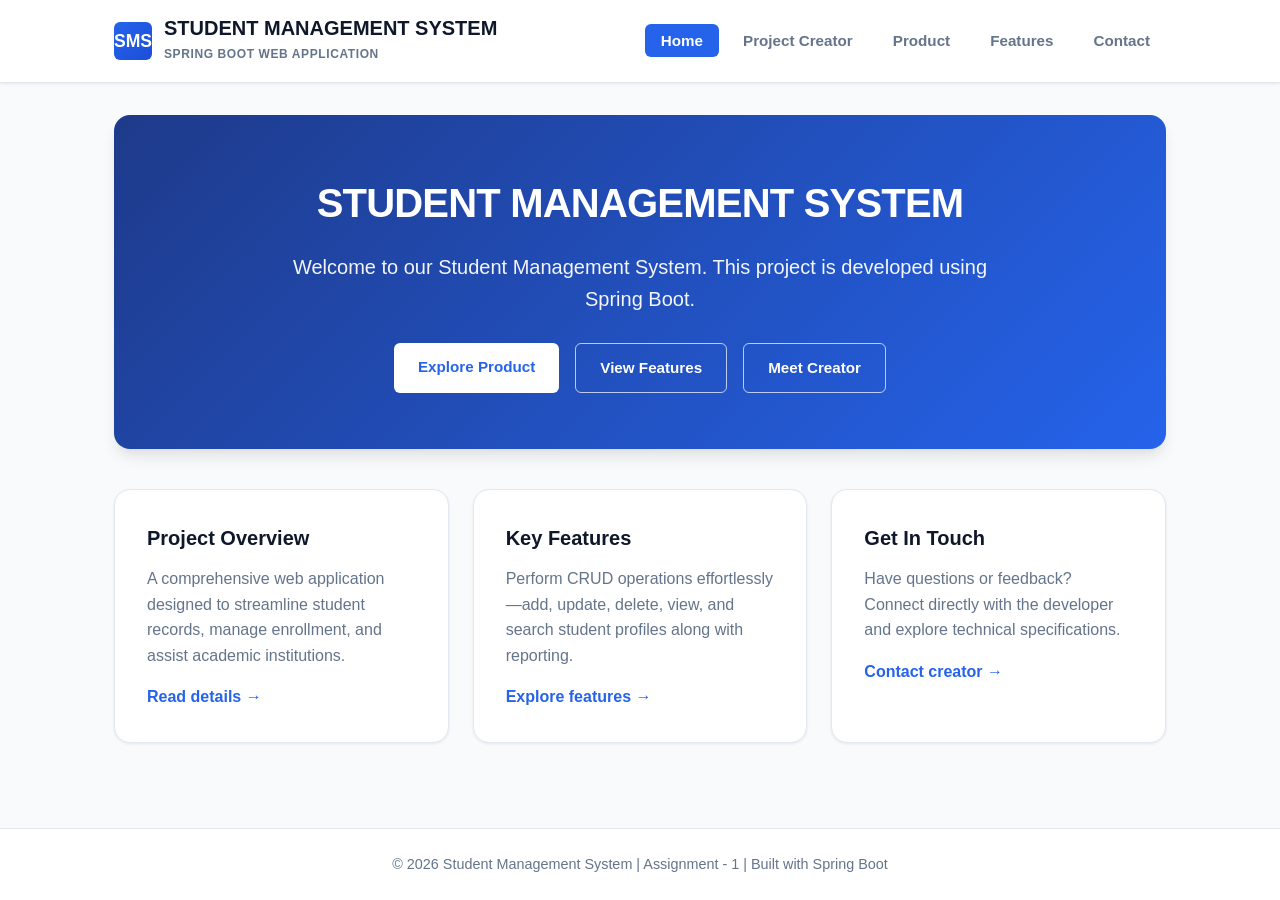
<file: src/main/resources/static/index.html>
<!DOCTYPE html>
<html lang="en">
<head>
    <meta charset="UTF-8">
    <meta name="viewport" content="width=device-width, initial-scale=1.0">
    <title>Home - Student Management System</title>
    <link rel="stylesheet" href="css/style.css">
</head>
<body>

    <!-- Header & Navigation -->
    <header>
        <div class="nav-container">
            <a href="index.html" class="brand">
                <div class="brand-icon">SMS</div>
                <div class="brand-text">
                    <h1>STUDENT MANAGEMENT SYSTEM</h1>
                    <span>Spring Boot Web Application</span>
                </div>
            </a>
            <nav>
                <ul>
                    <li><a href="index.html" class="active">Home</a></li>
                    <li><a href="about.html">Project Creator</a></li>
                    <li><a href="product.html">Product</a></li>
                    <li><a href="features.html">Features</a></li>
                    <li><a href="contact.html">Contact</a></li>
                </ul>
            </nav>
        </div>
    </header>

    <!-- Main Content -->
    <main>
        <!-- Hero Section -->
        <section class="hero-section">
            <h2>STUDENT MANAGEMENT SYSTEM</h2>
            <p>Welcome to our Student Management System. This project is developed using Spring Boot.</p>
            <div class="btn-group">
                <a href="product.html" class="btn btn-primary">Explore Product</a>
                <a href="features.html" class="btn btn-outline">View Features</a>
                <a href="about.html" class="btn btn-outline">Meet Creator</a>
            </div>
        </section>

        <!-- Quick Information Cards -->
        <div class="grid-3">
            <div class="card">
                <h3 style="font-size: 1.25rem; margin-bottom: 0.75rem; color: var(--secondary-color);">Project Overview</h3>
                <p style="color: var(--text-secondary); margin-bottom: 1rem;">
                    A comprehensive web application designed to streamline student records, manage enrollment, and assist academic institutions.
                </p>
                <a href="product.html" style="color: var(--primary-color); font-weight: 600; text-decoration: none;">Read details &rarr;</a>
            </div>

            <div class="card">
                <h3 style="font-size: 1.25rem; margin-bottom: 0.75rem; color: var(--secondary-color);">Key Features</h3>
                <p style="color: var(--text-secondary); margin-bottom: 1rem;">
                    Perform CRUD operations effortlessly—add, update, delete, view, and search student profiles along with reporting.
                </p>
                <a href="features.html" style="color: var(--primary-color); font-weight: 600; text-decoration: none;">Explore features &rarr;</a>
            </div>

            <div class="card">
                <h3 style="font-size: 1.25rem; margin-bottom: 0.75rem; color: var(--secondary-color);">Get In Touch</h3>
                <p style="color: var(--text-secondary); margin-bottom: 1rem;">
                    Have questions or feedback? Connect directly with the developer and explore technical specifications.
                </p>
                <a href="contact.html" style="color: var(--primary-color); font-weight: 600; text-decoration: none;">Contact creator &rarr;</a>
            </div>
        </div>
    </main>

    <!-- Footer -->
    <footer>
        <p>&copy; 2026 Student Management System | Assignment - 1 | Built with Spring Boot</p>
    </footer>

</body>
</html>
</file>
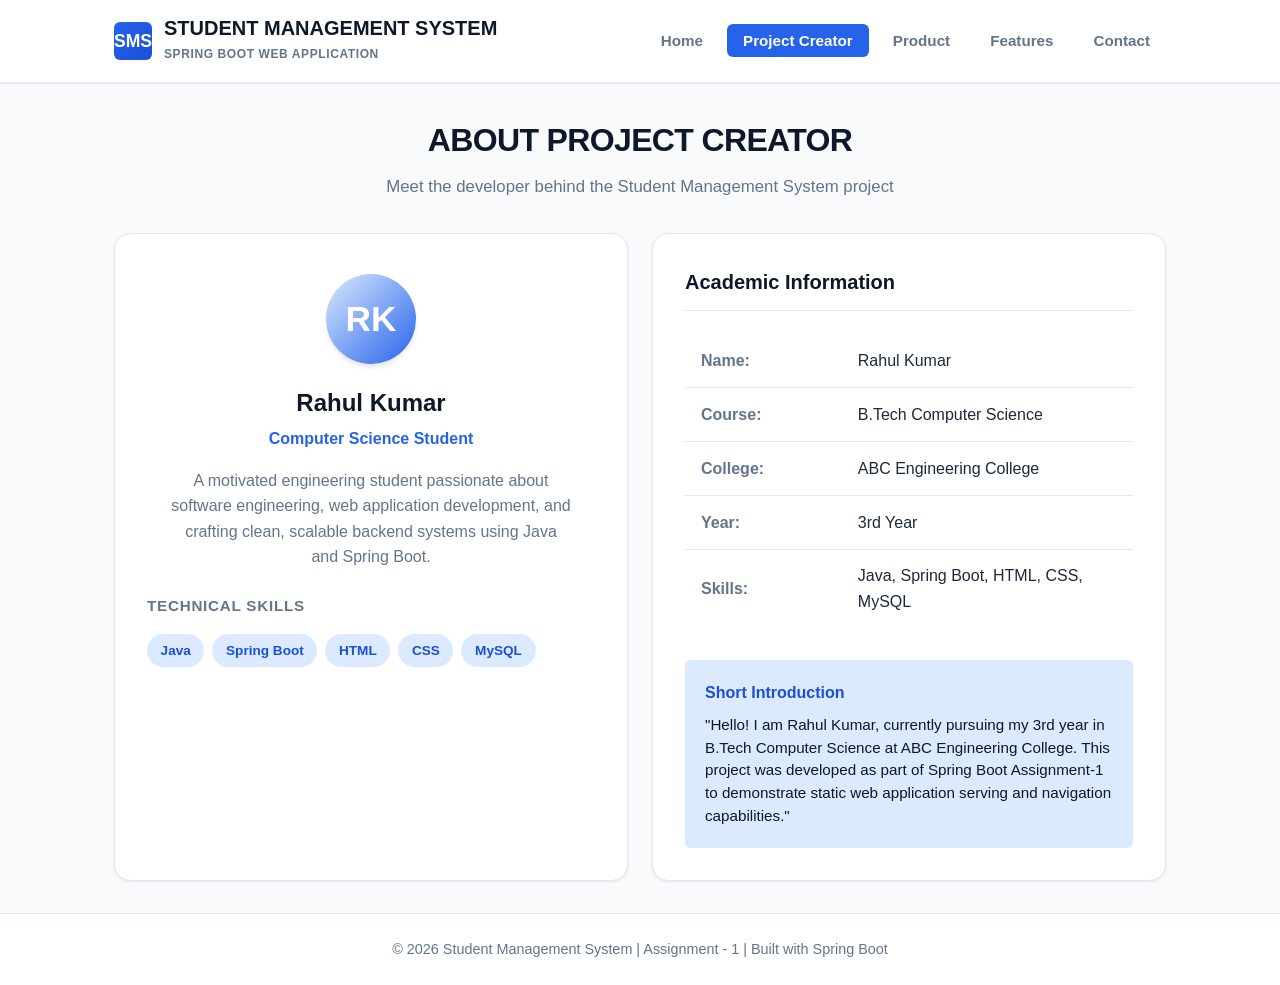
<file: src/main/resources/static/about.html>
<!DOCTYPE html>
<html lang="en">
<head>
    <meta charset="UTF-8">
    <meta name="viewport" content="width=device-width, initial-scale=1.0">
    <title>Project Creator - Student Management System</title>
    <link rel="stylesheet" href="css/style.css">
</head>
<body>

    <!-- Header & Navigation -->
    <header>
        <div class="nav-container">
            <a href="index.html" class="brand">
                <div class="brand-icon">SMS</div>
                <div class="brand-text">
                    <h1>STUDENT MANAGEMENT SYSTEM</h1>
                    <span>Spring Boot Web Application</span>
                </div>
            </a>
            <nav>
                <ul>
                    <li><a href="index.html">Home</a></li>
                    <li><a href="about.html" class="active">Project Creator</a></li>
                    <li><a href="product.html">Product</a></li>
                    <li><a href="features.html">Features</a></li>
                    <li><a href="contact.html">Contact</a></li>
                </ul>
            </nav>
        </div>
    </header>

    <!-- Main Content -->
    <main>
        <div class="page-header">
            <h2>ABOUT PROJECT CREATOR</h2>
            <p>Meet the developer behind the Student Management System project</p>
        </div>

        <div class="grid-2">
            <!-- Profile Overview Card -->
            <div class="card profile-card">
                <div class="avatar">RK</div>
                <h3 style="font-size: 1.5rem; color: var(--secondary-color); margin-bottom: 0.25rem;">Rahul Kumar</h3>
                <p style="color: var(--primary-color); font-weight: 600; margin-bottom: 1rem;">Computer Science Student</p>
                <p style="color: var(--text-secondary); line-height: 1.6; max-width: 400px;">
                    A motivated engineering student passionate about software engineering, web application development, and crafting clean, scalable backend systems using Java and Spring Boot.
                </p>

                <div style="width: 100%; margin-top: 1.5rem; text-align: left;">
                    <h4 style="font-size: 0.95rem; text-transform: uppercase; color: var(--text-secondary); margin-bottom: 0.75rem; letter-spacing: 0.05em;">Technical Skills</h4>
                    <div class="skills-wrapper">
                        <span class="skill-tag">Java</span>
                        <span class="skill-tag">Spring Boot</span>
                        <span class="skill-tag">HTML</span>
                        <span class="skill-tag">CSS</span>
                        <span class="skill-tag">MySQL</span>
                    </div>
                </div>
            </div>

            <!-- Academic & Project Details Card -->
            <div class="card">
                <h3 style="font-size: 1.25rem; color: var(--secondary-color); margin-bottom: 1.25rem; border-bottom: 1px solid var(--border-color); padding-bottom: 0.75rem;">
                    Academic Information
                </h3>
                
                <table class="info-table">
                    <tbody>
                        <tr>
                            <th>Name:</th>
                            <td>Rahul Kumar</td>
                        </tr>
                        <tr>
                            <th>Course:</th>
                            <td>B.Tech Computer Science</td>
                        </tr>
                        <tr>
                            <th>College:</th>
                            <td>ABC Engineering College</td>
                        </tr>
                        <tr>
                            <th>Year:</th>
                            <td>3rd Year</td>
                        </tr>
                        <tr>
                            <th>Skills:</th>
                            <td>Java, Spring Boot, HTML, CSS, MySQL</td>
                        </tr>
                    </tbody>
                </table>

                <div style="margin-top: 2rem; padding: 1.25rem; background-color: var(--primary-light); border-radius: var(--radius-sm);">
                    <h4 style="color: var(--primary-dark); margin-bottom: 0.5rem; font-size: 1rem;">Short Introduction</h4>
                    <p style="color: var(--secondary-color); font-size: 0.95rem; line-height: 1.5;">
                        "Hello! I am Rahul Kumar, currently pursuing my 3rd year in B.Tech Computer Science at ABC Engineering College. This project was developed as part of Spring Boot Assignment-1 to demonstrate static web application serving and navigation capabilities."
                    </p>
                </div>
            </div>
        </div>
    </main>

    <!-- Footer -->
    <footer>
        <p>&copy; 2026 Student Management System | Assignment - 1 | Built with Spring Boot</p>
    </footer>

</body>
</html>
</file>
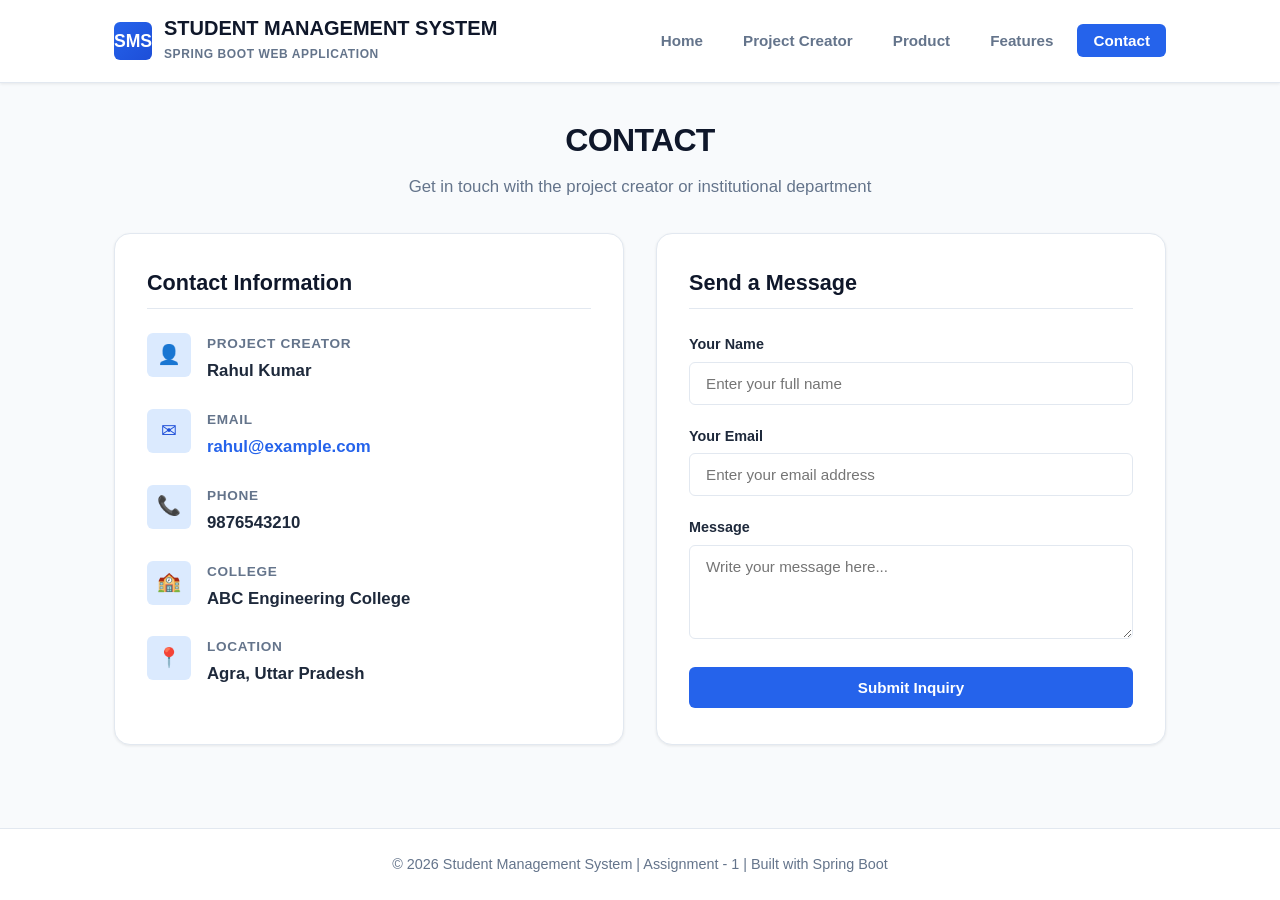
<file: src/main/resources/static/contact.html>
<!DOCTYPE html>
<html lang="en">
<head>
    <meta charset="UTF-8">
    <meta name="viewport" content="width=device-width, initial-scale=1.0">
    <title>Contact - Student Management System</title>
    <link rel="stylesheet" href="css/style.css">
</head>
<body>

    <!-- Header & Navigation -->
    <header>
        <div class="nav-container">
            <a href="index.html" class="brand">
                <div class="brand-icon">SMS</div>
                <div class="brand-text">
                    <h1>STUDENT MANAGEMENT SYSTEM</h1>
                    <span>Spring Boot Web Application</span>
                </div>
            </a>
            <nav>
                <ul>
                    <li><a href="index.html">Home</a></li>
                    <li><a href="about.html">Project Creator</a></li>
                    <li><a href="product.html">Product</a></li>
                    <li><a href="features.html">Features</a></li>
                    <li><a href="contact.html" class="active">Contact</a></li>
                </ul>
            </nav>
        </div>
    </header>

    <!-- Main Content -->
    <main>
        <div class="page-header">
            <h2>CONTACT</h2>
            <p>Get in touch with the project creator or institutional department</p>
        </div>

        <div class="contact-grid">
            <!-- Contact Details Card -->
            <div class="card">
                <h3 style="font-size: 1.35rem; color: var(--secondary-color); margin-bottom: 1.5rem; border-bottom: 1px solid var(--border-color); padding-bottom: 0.5rem;">
                    Contact Information
                </h3>

                <!-- Project Creator -->
                <div class="contact-info-item">
                    <div class="contact-icon">&#128100;</div>
                    <div class="contact-details">
                        <h4>Project Creator</h4>
                        <p>Rahul Kumar</p>
                    </div>
                </div>

                <!-- Email -->
                <div class="contact-info-item">
                    <div class="contact-icon">&#9993;</div>
                    <div class="contact-details">
                        <h4>Email</h4>
                        <p><a href="mailto:rahul@example.com" style="color: var(--primary-color); text-decoration: none;">rahul@example.com</a></p>
                    </div>
                </div>

                <!-- Phone -->
                <div class="contact-info-item">
                    <div class="contact-icon">&#128222;</div>
                    <div class="contact-details">
                        <h4>Phone</h4>
                        <p>9876543210</p>
                    </div>
                </div>

                <!-- College -->
                <div class="contact-info-item">
                    <div class="contact-icon">&#127979;</div>
                    <div class="contact-details">
                        <h4>College</h4>
                        <p>ABC Engineering College</p>
                    </div>
                </div>

                <!-- Location -->
                <div class="contact-info-item">
                    <div class="contact-icon">&#128205;</div>
                    <div class="contact-details">
                        <h4>Location</h4>
                        <p>Agra, Uttar Pradesh</p>
                    </div>
                </div>
            </div>

            <!-- Send a Message Form -->
            <div class="card">
                <h3 style="font-size: 1.35rem; color: var(--secondary-color); margin-bottom: 1.5rem; border-bottom: 1px solid var(--border-color); padding-bottom: 0.5rem;">
                    Send a Message
                </h3>

                <form class="contact-form" onsubmit="event.preventDefault(); alert('Thank you! Your message has been received.');">
                    <div class="form-group">
                        <label for="name">Your Name</label>
                        <input type="text" id="name" placeholder="Enter your full name" required>
                    </div>

                    <div class="form-group">
                        <label for="email">Your Email</label>
                        <input type="email" id="email" placeholder="Enter your email address" required>
                    </div>

                    <div class="form-group">
                        <label for="message">Message</label>
                        <textarea id="message" rows="4" placeholder="Write your message here..." required></textarea>
                    </div>

                    <button type="submit" class="btn" style="width: 100%; background-color: var(--primary-color); color: white; font-weight: 600;">
                        Submit Inquiry
                    </button>
                </form>
            </div>
        </div>
    </main>

    <!-- Footer -->
    <footer>
        <p>&copy; 2026 Student Management System | Assignment - 1 | Built with Spring Boot</p>
    </footer>

</body>
</html>
</file>
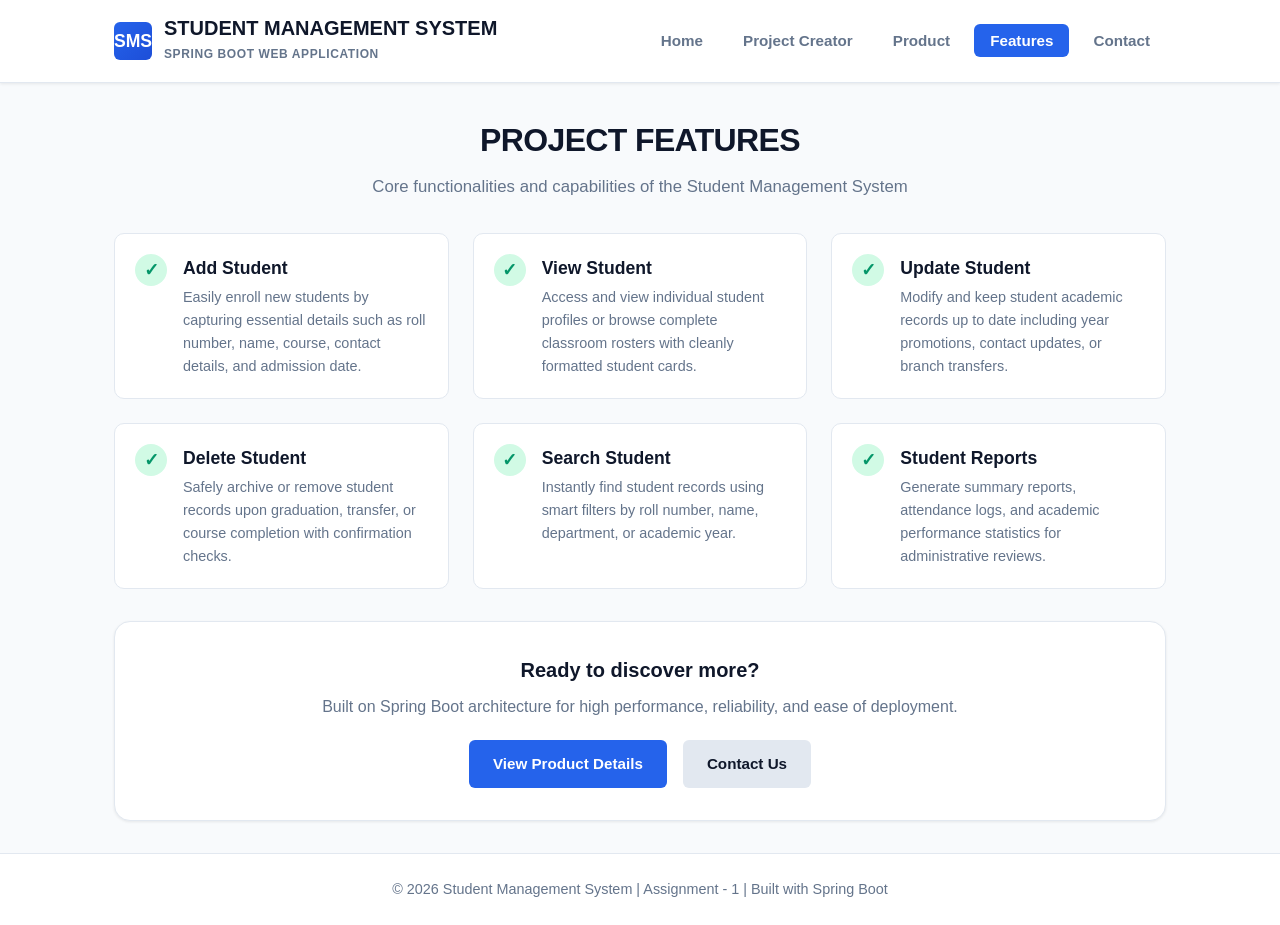
<file: src/main/resources/static/features.html>
<!DOCTYPE html>
<html lang="en">
<head>
    <meta charset="UTF-8">
    <meta name="viewport" content="width=device-width, initial-scale=1.0">
    <title>Features - Student Management System</title>
    <link rel="stylesheet" href="css/style.css">
</head>
<body>

    <!-- Header & Navigation -->
    <header>
        <div class="nav-container">
            <a href="index.html" class="brand">
                <div class="brand-icon">SMS</div>
                <div class="brand-text">
                    <h1>STUDENT MANAGEMENT SYSTEM</h1>
                    <span>Spring Boot Web Application</span>
                </div>
            </a>
            <nav>
                <ul>
                    <li><a href="index.html">Home</a></li>
                    <li><a href="about.html">Project Creator</a></li>
                    <li><a href="product.html">Product</a></li>
                    <li><a href="features.html" class="active">Features</a></li>
                    <li><a href="contact.html">Contact</a></li>
                </ul>
            </nav>
        </div>
    </header>

    <!-- Main Content -->
    <main>
        <div class="page-header">
            <h2>PROJECT FEATURES</h2>
            <p>Core functionalities and capabilities of the Student Management System</p>
        </div>

        <div class="grid-2">
            <!-- Feature 1: Add Student -->
            <div class="feature-item">
                <div class="feature-check">&#10003;</div>
                <div class="feature-content">
                    <h3>Add Student</h3>
                    <p>Easily enroll new students by capturing essential details such as roll number, name, course, contact details, and admission date.</p>
                </div>
            </div>

            <!-- Feature 2: View Student -->
            <div class="feature-item">
                <div class="feature-check">&#10003;</div>
                <div class="feature-content">
                    <h3>View Student</h3>
                    <p>Access and view individual student profiles or browse complete classroom rosters with cleanly formatted student cards.</p>
                </div>
            </div>

            <!-- Feature 3: Update Student -->
            <div class="feature-item">
                <div class="feature-check">&#10003;</div>
                <div class="feature-content">
                    <h3>Update Student</h3>
                    <p>Modify and keep student academic records up to date including year promotions, contact updates, or branch transfers.</p>
                </div>
            </div>

            <!-- Feature 4: Delete Student -->
            <div class="feature-item">
                <div class="feature-check">&#10003;</div>
                <div class="feature-content">
                    <h3>Delete Student</h3>
                    <p>Safely archive or remove student records upon graduation, transfer, or course completion with confirmation checks.</p>
                </div>
            </div>

            <!-- Feature 5: Search Student -->
            <div class="feature-item">
                <div class="feature-check">&#10003;</div>
                <div class="feature-content">
                    <h3>Search Student</h3>
                    <p>Instantly find student records using smart filters by roll number, name, department, or academic year.</p>
                </div>
            </div>

            <!-- Feature 6: Student Reports -->
            <div class="feature-item">
                <div class="feature-check">&#10003;</div>
                <div class="feature-content">
                    <h3>Student Reports</h3>
                    <p>Generate summary reports, attendance logs, and academic performance statistics for administrative reviews.</p>
                </div>
            </div>
        </div>

        <!-- Quick Summary Box -->
        <div class="card" style="margin-top: 2rem; text-align: center; background-color: var(--card-bg);">
            <h3 style="font-size: 1.25rem; color: var(--secondary-color); margin-bottom: 0.5rem;">Ready to discover more?</h3>
            <p style="color: var(--text-secondary); margin-bottom: 1.25rem;">
                Built on Spring Boot architecture for high performance, reliability, and ease of deployment.
            </p>
            <div class="btn-group">
                <a href="product.html" class="btn btn-primary" style="background-color: var(--primary-color); color: white;">View Product Details</a>
                <a href="contact.html" class="btn" style="background-color: #e2e8f0; color: var(--secondary-color);">Contact Us</a>
            </div>
        </div>
    </main>

    <!-- Footer -->
    <footer>
        <p>&copy; 2026 Student Management System | Assignment - 1 | Built with Spring Boot</p>
    </footer>

</body>
</html>
</file>
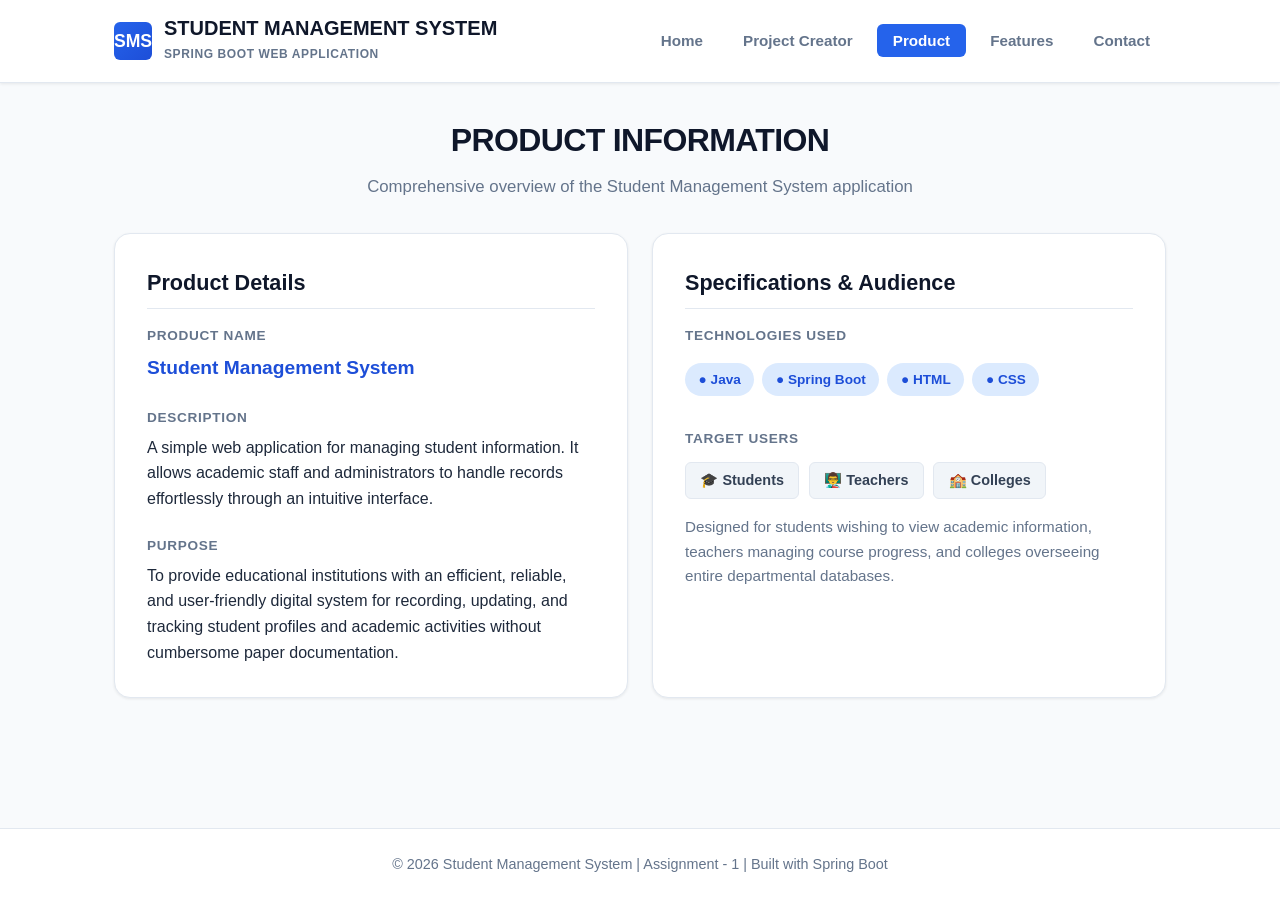
<file: src/main/resources/static/product.html>
<!DOCTYPE html>
<html lang="en">
<head>
    <meta charset="UTF-8">
    <meta name="viewport" content="width=device-width, initial-scale=1.0">
    <title>Product Information - Student Management System</title>
    <link rel="stylesheet" href="css/style.css">
</head>
<body>

    <!-- Header & Navigation -->
    <header>
        <div class="nav-container">
            <a href="index.html" class="brand">
                <div class="brand-icon">SMS</div>
                <div class="brand-text">
                    <h1>STUDENT MANAGEMENT SYSTEM</h1>
                    <span>Spring Boot Web Application</span>
                </div>
            </a>
            <nav>
                <ul>
                    <li><a href="index.html">Home</a></li>
                    <li><a href="about.html">Project Creator</a></li>
                    <li><a href="product.html" class="active">Product</a></li>
                    <li><a href="features.html">Features</a></li>
                    <li><a href="contact.html">Contact</a></li>
                </ul>
            </nav>
        </div>
    </header>

    <!-- Main Content -->
    <main>
        <div class="page-header">
            <h2>PRODUCT INFORMATION</h2>
            <p>Comprehensive overview of the Student Management System application</p>
        </div>

        <div class="grid-2">
            <!-- Product Overview Card -->
            <div class="card">
                <h3 style="font-size: 1.35rem; color: var(--secondary-color); margin-bottom: 1rem; border-bottom: 1px solid var(--border-color); padding-bottom: 0.5rem;">
                    Product Details
                </h3>

                <div style="margin-bottom: 1.5rem;">
                    <h4 style="font-size: 0.85rem; color: var(--text-secondary); text-transform: uppercase; letter-spacing: 0.05em; margin-bottom: 0.35rem;">Product Name</h4>
                    <p style="font-size: 1.2rem; font-weight: 700; color: var(--primary-dark);">Student Management System</p>
                </div>

                <div style="margin-bottom: 1.5rem;">
                    <h4 style="font-size: 0.85rem; color: var(--text-secondary); text-transform: uppercase; letter-spacing: 0.05em; margin-bottom: 0.35rem;">Description</h4>
                    <p style="color: var(--text-primary); line-height: 1.6;">
                        A simple web application for managing student information. It allows academic staff and administrators to handle records effortlessly through an intuitive interface.
                    </p>
                </div>

                <div>
                    <h4 style="font-size: 0.85rem; color: var(--text-secondary); text-transform: uppercase; letter-spacing: 0.05em; margin-bottom: 0.35rem;">Purpose</h4>
                    <p style="color: var(--text-primary); line-height: 1.6;">
                        To provide educational institutions with an efficient, reliable, and user-friendly digital system for recording, updating, and tracking student profiles and academic activities without cumbersome paper documentation.
                    </p>
                </div>
            </div>

            <!-- Technical & User Specs Card -->
            <div class="card">
                <h3 style="font-size: 1.35rem; color: var(--secondary-color); margin-bottom: 1rem; border-bottom: 1px solid var(--border-color); padding-bottom: 0.5rem;">
                    Specifications & Audience
                </h3>

                <!-- Technologies Used -->
                <div style="margin-bottom: 2rem;">
                    <h4 style="font-size: 0.85rem; color: var(--text-secondary); text-transform: uppercase; letter-spacing: 0.05em; margin-bottom: 0.5rem;">Technologies Used</h4>
                    <div class="skills-wrapper">
                        <span class="skill-tag">&#9679; Java</span>
                        <span class="skill-tag">&#9679; Spring Boot</span>
                        <span class="skill-tag">&#9679; HTML</span>
                        <span class="skill-tag">&#9679; CSS</span>
                    </div>
                </div>

                <!-- Target Users -->
                <div>
                    <h4 style="font-size: 0.85rem; color: var(--text-secondary); text-transform: uppercase; letter-spacing: 0.05em; margin-bottom: 0.5rem;">Target Users</h4>
                    <div class="badge-list">
                        <span class="badge">&#127891; Students</span>
                        <span class="badge">&#128104;&#8205;&#127979; Teachers</span>
                        <span class="badge">&#127979; Colleges</span>
                    </div>
                    <p style="margin-top: 1rem; color: var(--text-secondary); font-size: 0.95rem; line-height: 1.6;">
                        Designed for students wishing to view academic information, teachers managing course progress, and colleges overseeing entire departmental databases.
                    </p>
                </div>
            </div>
        </div>
    </main>

    <!-- Footer -->
    <footer>
        <p>&copy; 2026 Student Management System | Assignment - 1 | Built with Spring Boot</p>
    </footer>

</body>
</html>
</file>
<file: src/main/resources/static/css/style.css>
/* ==========================================================================
   Student Management System - Global Stylesheet
   Spring Boot 5-Page Web Application
   ========================================================================== */

:root {
    --primary-color: #2563eb;
    --primary-dark: #1d4ed8;
    --primary-light: #dbeafe;
    --secondary-color: #0f172a;
    --accent-color: #059669;
    --accent-light: #d1fae5;
    --bg-color: #f8fafc;
    --card-bg: #ffffff;
    --text-primary: #1e293b;
    --text-secondary: #64748b;
    --border-color: #e2e8f0;
    --radius-sm: 6px;
    --radius-md: 10px;
    --radius-lg: 16px;
    --shadow-sm: 0 1px 3px rgba(0, 0, 0, 0.08);
    --shadow-md: 0 4px 6px -1px rgba(0, 0, 0, 0.1), 0 2px 4px -2px rgba(0, 0, 0, 0.06);
    --shadow-lg: 0 10px 15px -3px rgba(0, 0, 0, 0.1), 0 4px 6px -4px rgba(0, 0, 0, 0.05);
    --transition: all 0.25s ease-in-out;
}

* {
    margin: 0;
    padding: 0;
    box-sizing: border-box;
}

body {
    font-family: -apple-system, BlinkMacSystemFont, "Segoe UI", Roboto, Oxygen, Ubuntu, Cantarell, "Helvetica Neue", sans-serif;
    background-color: var(--bg-color);
    color: var(--text-primary);
    line-height: 1.6;
    min-height: 100vh;
    display: flex;
    flex-direction: column;
}

/* ==========================================================================
   Header & Navigation
   ========================================================================== */
header {
    background-color: #ffffff;
    border-bottom: 1px solid var(--border-color);
    position: sticky;
    top: 0;
    z-index: 100;
    box-shadow: var(--shadow-sm);
}

.nav-container {
    max-width: 1100px;
    margin: 0 auto;
    padding: 1rem 1.5rem;
    display: flex;
    justify-content: space-between;
    align-items: center;
    flex-wrap: wrap;
    gap: 1rem;
}

.brand {
    display: flex;
    align-items: center;
    gap: 0.75rem;
    text-decoration: none;
    color: var(--secondary-color);
}

.brand-icon {
    background: linear-gradient(135deg, var(--primary-color), var(--primary-dark));
    color: white;
    width: 38px;
    height: 38px;
    border-radius: var(--radius-sm);
    display: flex;
    align-items: center;
    justify-content: center;
    font-weight: 700;
    font-size: 1.1rem;
}

.brand-text h1 {
    font-size: 1.25rem;
    font-weight: 700;
    color: var(--secondary-color);
    line-height: 1.2;
}

.brand-text span {
    font-size: 0.75rem;
    color: var(--text-secondary);
    text-transform: uppercase;
    letter-spacing: 0.05em;
    font-weight: 600;
}

nav ul {
    display: flex;
    list-style: none;
    gap: 0.5rem;
    align-items: center;
    flex-wrap: wrap;
}

nav a {
    text-decoration: none;
    color: var(--text-secondary);
    font-weight: 600;
    font-size: 0.95rem;
    padding: 0.5rem 1rem;
    border-radius: var(--radius-sm);
    transition: var(--transition);
}

nav a:hover {
    color: var(--primary-color);
    background-color: var(--primary-light);
}

nav a.active {
    color: white;
    background-color: var(--primary-color);
}

/* ==========================================================================
   Main Content Layout
   ========================================================================== */
main {
    flex: 1;
    max-width: 1100px;
    width: 100%;
    margin: 2rem auto;
    padding: 0 1.5rem;
}

.page-header {
    margin-bottom: 2rem;
    text-align: center;
}

.page-header h2 {
    font-size: 2rem;
    font-weight: 800;
    color: var(--secondary-color);
    letter-spacing: -0.02em;
}

.page-header p {
    color: var(--text-secondary);
    font-size: 1.05rem;
    margin-top: 0.5rem;
}

/* ==========================================================================
   Cards & Layout Components
   ========================================================================== */
.card {
    background: var(--card-bg);
    border-radius: var(--radius-lg);
    border: 1px solid var(--border-color);
    padding: 2rem;
    box-shadow: var(--shadow-sm);
    transition: var(--transition);
}

.card:hover {
    box-shadow: var(--shadow-md);
}

.hero-section {
    background: linear-gradient(135deg, #1e3a8a 0%, #2563eb 100%);
    color: white;
    border-radius: var(--radius-lg);
    padding: 3.5rem 2.5rem;
    text-align: center;
    margin-bottom: 2.5rem;
    box-shadow: var(--shadow-lg);
}

.hero-section h2 {
    font-size: 2.5rem;
    font-weight: 800;
    margin-bottom: 1rem;
    letter-spacing: -0.02em;
}

.hero-section p {
    font-size: 1.25rem;
    max-width: 700px;
    margin: 0 auto 1.75rem auto;
    opacity: 0.95;
    line-height: 1.6;
}

.btn-group {
    display: flex;
    gap: 1rem;
    justify-content: center;
    flex-wrap: wrap;
}

.btn {
    display: inline-block;
    padding: 0.75rem 1.5rem;
    border-radius: var(--radius-sm);
    font-weight: 600;
    font-size: 0.95rem;
    text-decoration: none;
    transition: var(--transition);
    cursor: pointer;
    border: none;
}

.btn-primary {
    background-color: white;
    color: var(--primary-color);
}

.btn-primary:hover {
    background-color: #f1f5f9;
    transform: translateY(-1px);
}

.btn-outline {
    background-color: transparent;
    color: white;
    border: 1.5px solid rgba(255, 255, 255, 0.7);
}

.btn-outline:hover {
    background-color: rgba(255, 255, 255, 0.15);
    border-color: white;
}

/* Grid Layouts */
.grid-2 {
    display: grid;
    grid-template-columns: repeat(auto-fit, minmax(320px, 1fr));
    gap: 1.5rem;
    margin-top: 1.5rem;
}

.grid-3 {
    display: grid;
    grid-template-columns: repeat(auto-fit, minmax(280px, 1fr));
    gap: 1.5rem;
    margin-top: 1.5rem;
}

/* ==========================================================================
   Page Specific Components
   ========================================================================== */

/* Profile / Creator Page */
.profile-card {
    display: flex;
    flex-direction: column;
    align-items: center;
    text-align: center;
    padding: 2.5rem 2rem;
}

.avatar {
    width: 90px;
    height: 90px;
    background: linear-gradient(135deg, var(--primary-light), var(--primary-color));
    color: white;
    border-radius: 50%;
    display: flex;
    align-items: center;
    justify-content: center;
    font-size: 2.2rem;
    font-weight: 700;
    margin-bottom: 1.25rem;
    box-shadow: var(--shadow-md);
}

.info-table {
    width: 100%;
    border-collapse: collapse;
    margin-top: 1.5rem;
    text-align: left;
}

.info-table tr {
    border-bottom: 1px solid var(--border-color);
}

.info-table tr:last-child {
    border-bottom: none;
}

.info-table th {
    padding: 0.85rem 1rem;
    color: var(--text-secondary);
    font-weight: 600;
    width: 35%;
}

.info-table td {
    padding: 0.85rem 1rem;
    color: var(--text-primary);
    font-weight: 500;
}

.skills-wrapper {
    display: flex;
    flex-wrap: wrap;
    gap: 0.5rem;
    margin-top: 1rem;
}

.skill-tag {
    background-color: var(--primary-light);
    color: var(--primary-dark);
    padding: 0.35rem 0.85rem;
    border-radius: 9999px;
    font-size: 0.85rem;
    font-weight: 600;
    display: inline-flex;
    align-items: center;
    gap: 0.35rem;
}

/* Features Page */
.feature-item {
    display: flex;
    align-items: flex-start;
    gap: 1rem;
    padding: 1.25rem;
    background: var(--card-bg);
    border: 1px solid var(--border-color);
    border-radius: var(--radius-md);
    transition: var(--transition);
}

.feature-item:hover {
    transform: translateY(-2px);
    box-shadow: var(--shadow-md);
    border-color: var(--primary-color);
}

.feature-check {
    background-color: var(--accent-light);
    color: var(--accent-color);
    width: 32px;
    height: 32px;
    border-radius: 50%;
    display: flex;
    align-items: center;
    justify-content: center;
    font-weight: 800;
    font-size: 1.1rem;
    flex-shrink: 0;
}

.feature-content h3 {
    font-size: 1.1rem;
    font-weight: 700;
    color: var(--secondary-color);
    margin-bottom: 0.25rem;
}

.feature-content p {
    color: var(--text-secondary);
    font-size: 0.9rem;
}

/* Contact Page */
.contact-grid {
    display: grid;
    grid-template-columns: repeat(auto-fit, minmax(320px, 1fr));
    gap: 2rem;
}

.contact-info-item {
    display: flex;
    align-items: flex-start;
    gap: 1rem;
    margin-bottom: 1.5rem;
}

.contact-icon {
    width: 44px;
    height: 44px;
    border-radius: var(--radius-sm);
    background-color: var(--primary-light);
    color: var(--primary-dark);
    display: flex;
    align-items: center;
    justify-content: center;
    font-size: 1.2rem;
    flex-shrink: 0;
}

.contact-details h4 {
    font-size: 0.85rem;
    color: var(--text-secondary);
    text-transform: uppercase;
    letter-spacing: 0.05em;
    margin-bottom: 0.2rem;
}

.contact-details p {
    font-size: 1.05rem;
    font-weight: 600;
    color: var(--text-primary);
}

.contact-form .form-group {
    margin-bottom: 1.25rem;
}

.contact-form label {
    display: block;
    font-size: 0.9rem;
    font-weight: 600;
    color: var(--text-primary);
    margin-bottom: 0.35rem;
}

.contact-form input,
.contact-form textarea {
    width: 100%;
    padding: 0.75rem 1rem;
    border: 1px solid var(--border-color);
    border-radius: var(--radius-sm);
    font-family: inherit;
    font-size: 0.95rem;
    transition: var(--transition);
}

.contact-form input:focus,
.contact-form textarea:focus {
    outline: none;
    border-color: var(--primary-color);
    box-shadow: 0 0 0 3px rgba(37, 99, 235, 0.15);
}

/* Target Users Badges */
.badge-list {
    display: flex;
    flex-wrap: wrap;
    gap: 0.6rem;
    margin-top: 0.75rem;
}

.badge {
    background-color: #f1f5f9;
    color: #334155;
    padding: 0.4rem 0.9rem;
    border-radius: var(--radius-sm);
    font-size: 0.9rem;
    font-weight: 600;
    border: 1px solid var(--border-color);
}

/* ==========================================================================
   Footer
   ========================================================================== */
footer {
    background-color: #ffffff;
    border-top: 1px solid var(--border-color);
    padding: 1.5rem;
    margin-top: auto;
    text-align: center;
    color: var(--text-secondary);
    font-size: 0.9rem;
}

footer a {
    color: var(--primary-color);
    text-decoration: none;
    font-weight: 600;
}

footer a:hover {
    text-decoration: underline;
}

/* ==========================================================================
   Responsive Breakpoints
   ========================================================================== */
@media (max-width: 768px) {
    .nav-container {
        flex-direction: column;
        align-items: stretch;
    }

    nav ul {
        justify-content: center;
    }

    .hero-section {
        padding: 2.5rem 1.5rem;
    }

    .hero-section h2 {
        font-size: 2rem;
    }

    .info-table th {
        width: 45%;
    }
}
</file>
